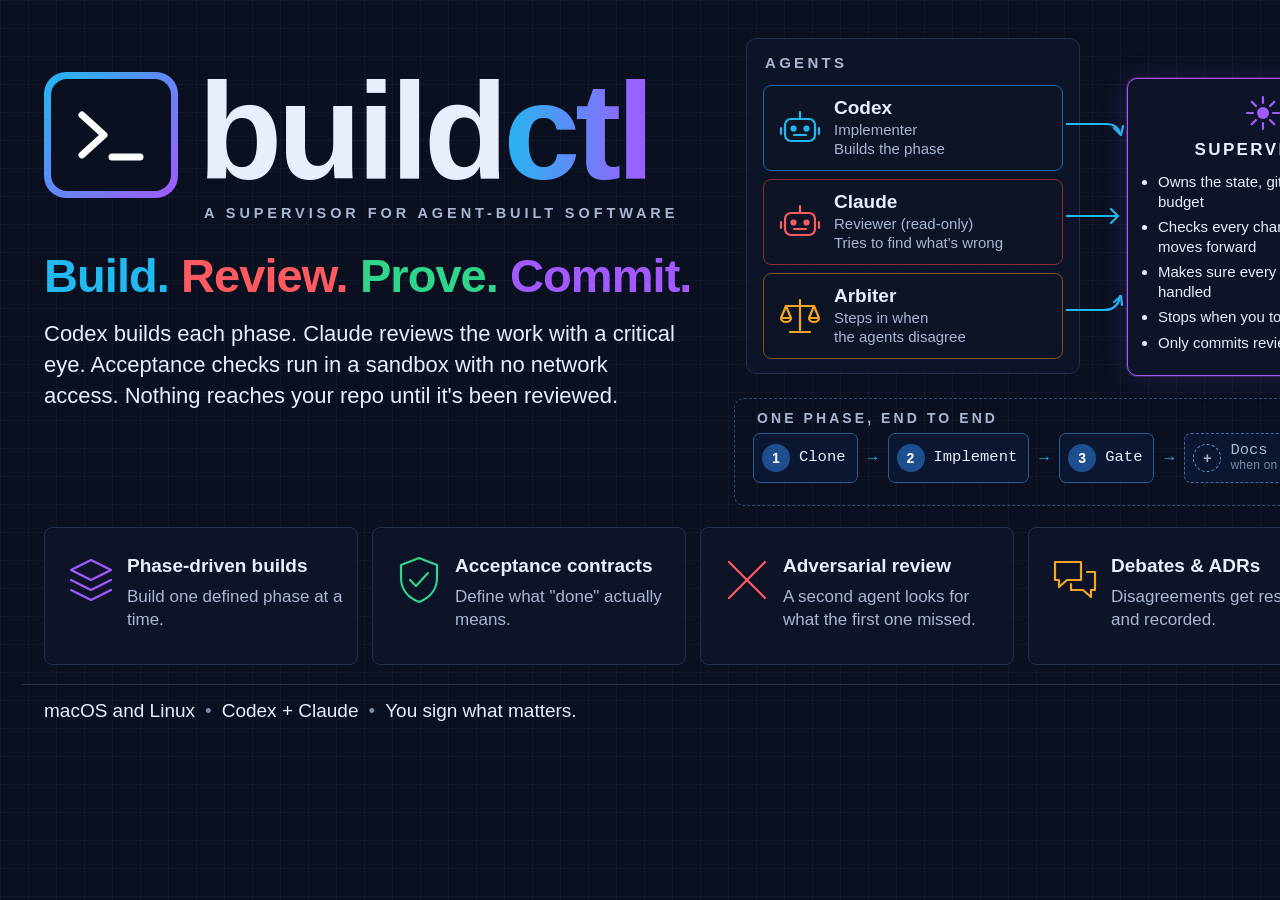
<file: .github/banner.html>
<!doctype html>
<!-- The README banner. Render it to banner.png at 2056x765:
     node or any headless Chrome: screenshot this file at a 2056x765 viewport, device scale 1. -->
<html lang="en">
<head>
<meta charset="utf-8">
<title>buildctl banner</title>
<style>
:root {
  --bg: #0a1020; --panel: #0e1629; --line: #22304d; --ink: #e8eefc; --ink-2: #a9b6d3; --ink-3: #7b89a8;
  --cyan: #22b8f0; --red: #ff5a5f; --green: #2fd58a; --purple: #a259ff; --amber: #f5a524; --blue: #3b82f6;
  --mono: "SF Mono", Menlo, Consolas, monospace; --sans: "SF Pro Display", "Helvetica Neue", Helvetica, Arial, sans-serif;
}
* { box-sizing: border-box; margin: 0; padding: 0; }
html, body { width: 2056px; height: 765px; overflow: hidden; }
body {
  background: var(--bg); color: var(--ink); font-family: var(--sans); position: relative;
  background-image: linear-gradient(rgba(120,150,210,.06) 1px, transparent 1px), linear-gradient(90deg, rgba(120,150,210,.06) 1px, transparent 1px);
  background-size: 28px 28px;
}
.ico { fill: none; stroke: currentColor; stroke-width: 2.2; stroke-linecap: round; stroke-linejoin: round; }
.box { position: absolute; border: 1.5px solid var(--line); border-radius: 10px; background: rgba(14,22,41,.86); }
.label { font: 600 15px/1 var(--sans); letter-spacing: .22em; color: var(--ink-2); }

/* brand */
.logo { position: absolute; left: 44px; top: 72px; width: 134px; height: 126px; border-radius: 22px; padding: 7px;
  background: linear-gradient(135deg, var(--cyan), var(--purple)); }
.logo div { width: 100%; height: 100%; border-radius: 16px; background: var(--bg); display: grid; place-items: center; }
.word { position: absolute; left: 198px; top: 62px; font: 900 138px/1 var(--sans); letter-spacing: -.035em; }
.word span { background: linear-gradient(90deg, var(--cyan), var(--purple)); -webkit-background-clip: text; color: transparent; }
.tag { position: absolute; left: 204px; top: 206px; font: 600 14.5px/1 var(--sans); letter-spacing: .27em; color: var(--ink-2); }
.motto { position: absolute; left: 44px; top: 252px; font: 800 47px/1 var(--sans); letter-spacing: -.02em; }
.lede { position: absolute; left: 44px; top: 318px; width: 640px; font: 400 22px/1.42 var(--sans); color: var(--ink); }

/* agents */
.agents { left: 746px; top: 38px; width: 334px; height: 336px; }
.agents .label { position: absolute; left: 18px; top: 16px; }
.agent { position: absolute; left: 16px; width: 300px; height: 86px; border: 1.5px solid var(--line); border-radius: 8px;
  display: grid; grid-template-columns: 70px 1fr; align-items: center; background: #0c1426; }
.agent b { display: block; font: 700 19px/1.2 var(--sans); }
.agent span { display: block; font: 400 15px/1.3 var(--sans); color: var(--ink-2); }
.agent svg { width: 44px; height: 44px; margin-left: 14px; }

/* supervisor + decide */
.sup { left: 1127px; top: 78px; width: 270px; height: 298px; border-color: var(--purple); box-shadow: 0 0 0 1px rgba(162,89,255,.25), 0 0 28px rgba(162,89,255,.18); }
.sup h3 { text-align: center; font: 700 17px/1 var(--sans); letter-spacing: .14em; margin-top: 62px; }
.sup ul { margin: 14px 18px 0 30px; font: 400 15px/1.3 var(--sans); }
.sup li { margin-bottom: 6px; }
.sup svg { position: absolute; left: 115px; top: 14px; width: 40px; height: 40px; color: var(--purple); }
.decide { left: 1435px; top: 80px; width: 203px; height: 296px; }
.decide h3 { font: 700 16px/1 var(--sans); letter-spacing: .14em; position: absolute; left: 92px; top: 26px; }
.decide > svg { position: absolute; left: 50px; top: 16px; width: 34px; height: 34px; color: var(--blue); }
.opt { position: absolute; left: 10px; width: 182px; height: 70px; border: 1.5px solid var(--line); border-radius: 7px;
  display: grid; grid-template-columns: 50px 1fr; align-items: center; background: #0c1426; }
.opt svg { width: 28px; height: 28px; margin-left: 12px; }
.opt b { display: block; font: 700 15px/1.2 var(--sans); }
.opt span { display: block; font: 400 13.5px/1.25 var(--sans); color: var(--ink-2); }

/* repo */
.repo { left: 1658px; top: 38px; width: 311px; height: 350px; }
.repo .label { position: absolute; left: 16px; top: 16px; }
.repo .sub { position: absolute; left: 16px; top: 196px; font: 600 12px/1 var(--sans); letter-spacing: .05em; color: var(--ink-2); }
.repo hr { position: absolute; left: 16px; right: 16px; border: 0; border-top: 1.5px solid var(--line); }
.file { position: absolute; left: 22px; display: grid; grid-template-columns: 56px 1fr; align-items: center; }
.file svg { width: 32px; height: 32px; color: #8fb0ff; }
.file code { display: block; font: 500 16px/1.25 var(--mono); }
.file span { display: block; font: 400 15px/1.3 var(--sans); color: var(--ink-2); }

/* pipeline */
.pipe { position: absolute; left: 734px; top: 398px; width: 1236px; height: 108px; border: 1.5px dashed #2c4a75; border-radius: 10px; }
.pipe .label { position: absolute; left: 22px; top: 12px; font-size: 14px; }
.steps { position: absolute; left: 18px; top: 34px; display: flex; gap: 7px; align-items: center; }
.step { height: 50px; border: 1.5px solid #2c5b8e; border-radius: 7px; display: flex; align-items: center; gap: 9px; padding: 0 11px 0 8px;
  font: 500 15.5px/1 var(--mono); background: #0b1730; white-space: nowrap; }
.step i { width: 28px; height: 28px; border-radius: 50%; background: #1d4f8f; color: #fff; display: grid; place-items: center; font: 700 14px/1 var(--sans); font-style: normal; }
.step.opt-step { border-style: dashed; border-color: #3a6ea8; color: var(--ink-2); }
.step.opt-step i { background: transparent; border: 1.5px dashed #5b8fd0; color: var(--ink-2); }
.step.opt-step small { font: 500 12px/1 var(--sans); color: var(--ink-3); letter-spacing: .02em; }
.step.purple { border-color: var(--purple); background: #160f2e; }
.step.purple i { background: #6d33d6; }
.arrow { color: var(--cyan); font: 700 16px/1 var(--sans); }

/* tiles */
.tile { position: absolute; top: 527px; width: 314px; height: 138px; border: 1.5px solid var(--line); border-radius: 8px;
  background: rgba(14,22,41,.86); display: grid; grid-template-columns: 82px 1fr; padding-top: 26px; }
.tile svg { width: 52px; height: 52px; margin-left: 20px; }
.tile b { display: block; font: 700 19px/1.25 var(--sans); margin-bottom: 8px; }
.tile span { display: block; font: 400 17px/1.35 var(--sans); color: var(--ink-2); padding-right: 14px; }

.foot { position: absolute; left: 22px; right: 76px; top: 684px; border-top: 1.5px solid var(--line); padding: 16px 22px 0;
  font: 400 19px/1 var(--sans); color: var(--ink); }
.foot em { font-style: normal; color: var(--ink-3); margin: 0 10px; }
.flow { position: absolute; color: var(--cyan); }
</style>
</head>
<body>
<div class="logo"><div><svg class="ico" width="74" height="60" viewBox="0 0 74 60" style="stroke:#fff;stroke-width:7"><path d="M8 10 L30 30 L8 50 M38 52 H66"/></svg></div></div>
<div class="word">build<span>ctl</span></div>
<div class="tag">A SUPERVISOR FOR AGENT-BUILT SOFTWARE</div>
<div class="motto"><span style="color:var(--cyan)">Build.</span> <span style="color:var(--red)">Review.</span> <span style="color:var(--green)">Prove.</span> <span style="color:var(--purple)">Commit.</span></div>
<p class="lede">Codex builds each phase. Claude reviews the work with a critical eye. Acceptance checks run in a sandbox with no network access. Nothing reaches your repo until it's been reviewed.</p>

<div class="box agents"><div class="label">AGENTS</div>
  <div class="agent" style="top:46px;border-color:#1f6aa5"><svg class="ico" viewBox="0 0 44 44" style="color:var(--cyan)"><rect x="7" y="13" width="30" height="22" rx="6"/><path d="M22 6v7M15 22h0M29 22h0M16 29h12M3 22v6M41 22v6"/><circle cx="15.5" cy="22.5" r="2" fill="currentColor"/><circle cx="28.5" cy="22.5" r="2" fill="currentColor"/></svg><div><b>Codex</b><span>Implementer</span><span>Builds the phase</span></div></div>
  <div class="agent" style="top:140px;border-color:#8a2b35"><svg class="ico" viewBox="0 0 44 44" style="color:var(--red)"><rect x="7" y="13" width="30" height="22" rx="6"/><path d="M22 6v7M16 29h12M3 22v6M41 22v6"/><circle cx="15.5" cy="22.5" r="2" fill="currentColor"/><circle cx="28.5" cy="22.5" r="2" fill="currentColor"/></svg><div><b>Claude</b><span>Reviewer (read-only)</span><span>Tries to find what's wrong</span></div></div>
  <div class="agent" style="top:234px;border-color:#7a5617"><svg class="ico" viewBox="0 0 44 44" style="color:var(--amber)"><path d="M22 6v30M12 38h20M8 12h28M8 12l-5 12h10zM36 12l-5 12h10zM3 24a5 4 0 0 0 10 0M31 24a5 4 0 0 0 10 0"/></svg><div><b>Arbiter</b><span>Steps in when</span><span>the agents disagree</span></div></div>
</div>

<svg class="flow" width="60" height="320" style="left:1066px;top:100px" viewBox="0 0 60 320"><g class="ico" stroke-width="2.5"><path d="M0 24 H40 Q52 24 54 34"/><path d="M48 28 l7 7 l2-9"/><path d="M0 116 H52"/><path d="M45 109 l7 7 l-7 7"/><path d="M0 210 H38 Q52 210 54 196"/><path d="M48 202 l7-6 l1 9"/></g></svg>

<div class="box sup"><svg class="ico" viewBox="0 0 40 40"><circle cx="20" cy="20" r="6" fill="currentColor" stroke="none"/><path d="M20 4v6M20 30v6M4 20h6M30 20h6M8.7 8.7l4.2 4.2M27.1 27.1l4.2 4.2M8.7 31.3l4.2-4.2M27.1 12.9l4.2-4.2"/></svg>
  <h3>SUPERVISOR</h3>
  <ul><li>Owns the state, git history, and budget</li><li>Checks every change before it moves forward</li><li>Makes sure every finding gets handled</li><li>Stops when you told it to stop</li><li>Only commits reviewed work</li></ul>
</div>

<svg class="flow" width="44" height="240" style="left:1396px;top:150px" viewBox="0 0 44 240"><g class="ico" stroke-width="2.5"><path d="M2 40 Q20 40 22 20 Q24 4 38 4"/><path d="M32 -1 l7 5 l-6 6"/><path d="M2 96 H36"/><path d="M30 90 l7 6 l-7 6"/><path d="M2 140 Q20 140 22 160 Q24 180 38 182"/><path d="M31 176 l7 6 l-7 6"/></g></svg>

<div class="box decide"><svg class="ico" viewBox="0 0 34 34"><path d="M17 3l14 14-14 14L3 17z"/><path d="M17 10l7 7-7 7-7-7z" fill="currentColor" stroke="none"/></svg><h3>DECIDE</h3>
  <div class="opt" style="top:60px;border-color:#1f6b4c"><svg class="ico" viewBox="0 0 28 28" style="color:var(--green)"><path d="M21 7a10 10 0 1 1-7-3"/><path d="M14 4v6"/></svg><div><b>Remediate</b><span>Fix it and review it again</span></div></div>
  <div class="opt" style="top:136px"><svg class="ico" viewBox="0 0 28 28" style="color:var(--cyan)"><circle cx="14" cy="14" r="10" stroke-dasharray="3 3.5"/></svg><div><b>Debate</b><span>Work through the disagreement</span></div></div>
  <div class="opt" style="top:212px;border-color:#7a2a2e"><svg class="ico" viewBox="0 0 28 28" style="color:var(--red)"><rect x="5" y="5" width="18" height="18" rx="3"/></svg><div><b>Stop for you</b><span>You make the call</span></div></div>
</div>

<div class="box repo"><div class="label">IN YOUR REPO</div>
  <div class="file" style="top:52px"><svg class="ico" viewBox="0 0 32 32"><circle cx="9" cy="6" r="3"/><circle cx="9" cy="26" r="3"/><circle cx="23" cy="12" r="3"/><path d="M9 9v14M23 15c0 6-8 4-12 9"/></svg><div><code>build/phase-N</code><span>Phase commits</span></div></div>
  <div class="file" style="top:116px"><svg class="ico" viewBox="0 0 32 32"><path d="M8 3h11l6 6v20H8z"/><path d="M19 3v6h6M12 16h9M12 21h9"/></svg><div><code>decisions/</code><span>ADRs and the docs it keeps true</span></div></div>
  <hr style="top:180px"><div class="sub">OUTSIDE IT, WHERE AGENTS CAN'T REACH</div>
  <div class="file" style="top:228px"><svg class="ico" viewBox="0 0 32 32"><path d="M16 3l11 6v14l-11 6-11-6V9z"/><path d="M5 9l11 6 11-6M16 15v14"/></svg><div><code>artifacts/phase-N/</code><span>Review reports</span></div></div>
  <div class="file" style="top:290px"><svg class="ico" viewBox="0 0 32 32"><path d="M8 3h11l6 6v20H8z"/><path d="M19 3v6h6M12 16h9M12 21h9"/></svg><div><code>audit.jsonl</code><span>Hash-chained audit log</span></div></div>
</div>

<div class="pipe"><div class="label">ONE PHASE, END TO END</div>
  <div class="steps">
    <div class="step"><i>1</i>Clone</div><span class="arrow">→</span>
    <div class="step"><i>2</i>Implement</div><span class="arrow">→</span>
    <div class="step"><i>3</i>Gate</div><span class="arrow">→</span>
    <div class="step opt-step"><i>+</i><span>Docs<br><small>when on</small></span></div><span class="arrow">→</span>
    <div class="step"><i>4</i>Review</div><span class="arrow">→</span>
    <div class="step"><i>5</i>Decide</div><span class="arrow">→</span>
    <div class="step purple"><i>6</i>Commit</div><span class="arrow">→</span>
    <div class="step purple"><i>7</i>Integrate <svg class="ico" width="26" height="26" viewBox="0 0 26 26" style="color:var(--purple);margin-left:4px"><path d="M13 3a10 10 0 0 1 10 10M3 13a10 10 0 0 1 6-9M13 7a6 6 0 0 1 6 6v3M7 13a6 6 0 0 1 3-5M13 11a2 2 0 0 1 2 2v6M11 13v7M7 17v3M19 19v2"/></svg></div>
  </div>
</div>

<div class="tile" style="left:44px"><svg class="ico" viewBox="0 0 52 52" style="color:var(--purple)"><path d="M26 6l20 10-20 10L6 16z"/><path d="M6 26l20 10 20-10M6 36l20 10 20-10"/></svg><div><b>Phase-driven builds</b><span>Build one defined phase at a time.</span></div></div>
<div class="tile" style="left:372px"><svg class="ico" viewBox="0 0 52 52" style="color:var(--green)"><path d="M26 4l18 7v13c0 12-8 20-18 24C16 44 8 36 8 24V11z"/><path d="M17 26l6 6 12-13"/></svg><div><b>Acceptance contracts</b><span>Define what "done" actually means.</span></div></div>
<div class="tile" style="left:700px"><svg class="ico" viewBox="0 0 52 52" style="color:var(--red)"><path d="M8 8l14 14M44 8L30 22M8 44l8-8M44 44l-8-8M16 36L36 16M36 36L16 16"/></svg><div><b>Adversarial review</b><span>A second agent looks for what the first one missed.</span></div></div>
<div class="tile" style="left:1028px"><svg class="ico" viewBox="0 0 52 52" style="color:var(--amber)"><path d="M6 8h26v18H18l-8 7v-7H6z"/><path d="M38 18h8v18h-4v7l-8-7H22v-6"/></svg><div><b>Debates &amp; ADRs</b><span>Disagreements get resolved and recorded.</span></div></div>
<div class="tile" style="left:1356px"><svg class="ico" viewBox="0 0 52 52" style="color:var(--purple)"><circle cx="26" cy="17" r="9"/><path d="M8 46c2-10 9-15 18-15s16 5 18 15"/></svg><div><b>Human checkpoints</b><span>You decide where the machine stops.</span></div></div>
<div class="tile" style="left:1684px"><svg class="ico" viewBox="0 0 52 52" style="color:var(--cyan)"><path d="M26 6a20 20 0 0 1 20 20M6 26a20 20 0 0 1 12-18M26 13a13 13 0 0 1 13 13v6M13 26a13 13 0 0 1 6-11M26 20a6 6 0 0 1 6 6v14M20 26v16M13 33v8M39 39v5"/></svg><div><b>Tamper-evident audit</b><span>Every action leaves a verifiable trail.</span></div></div>

<div class="foot">macOS and Linux<em>•</em>Codex + Claude<em>•</em>You sign what matters.</div>
</body>
</html>
</file>
